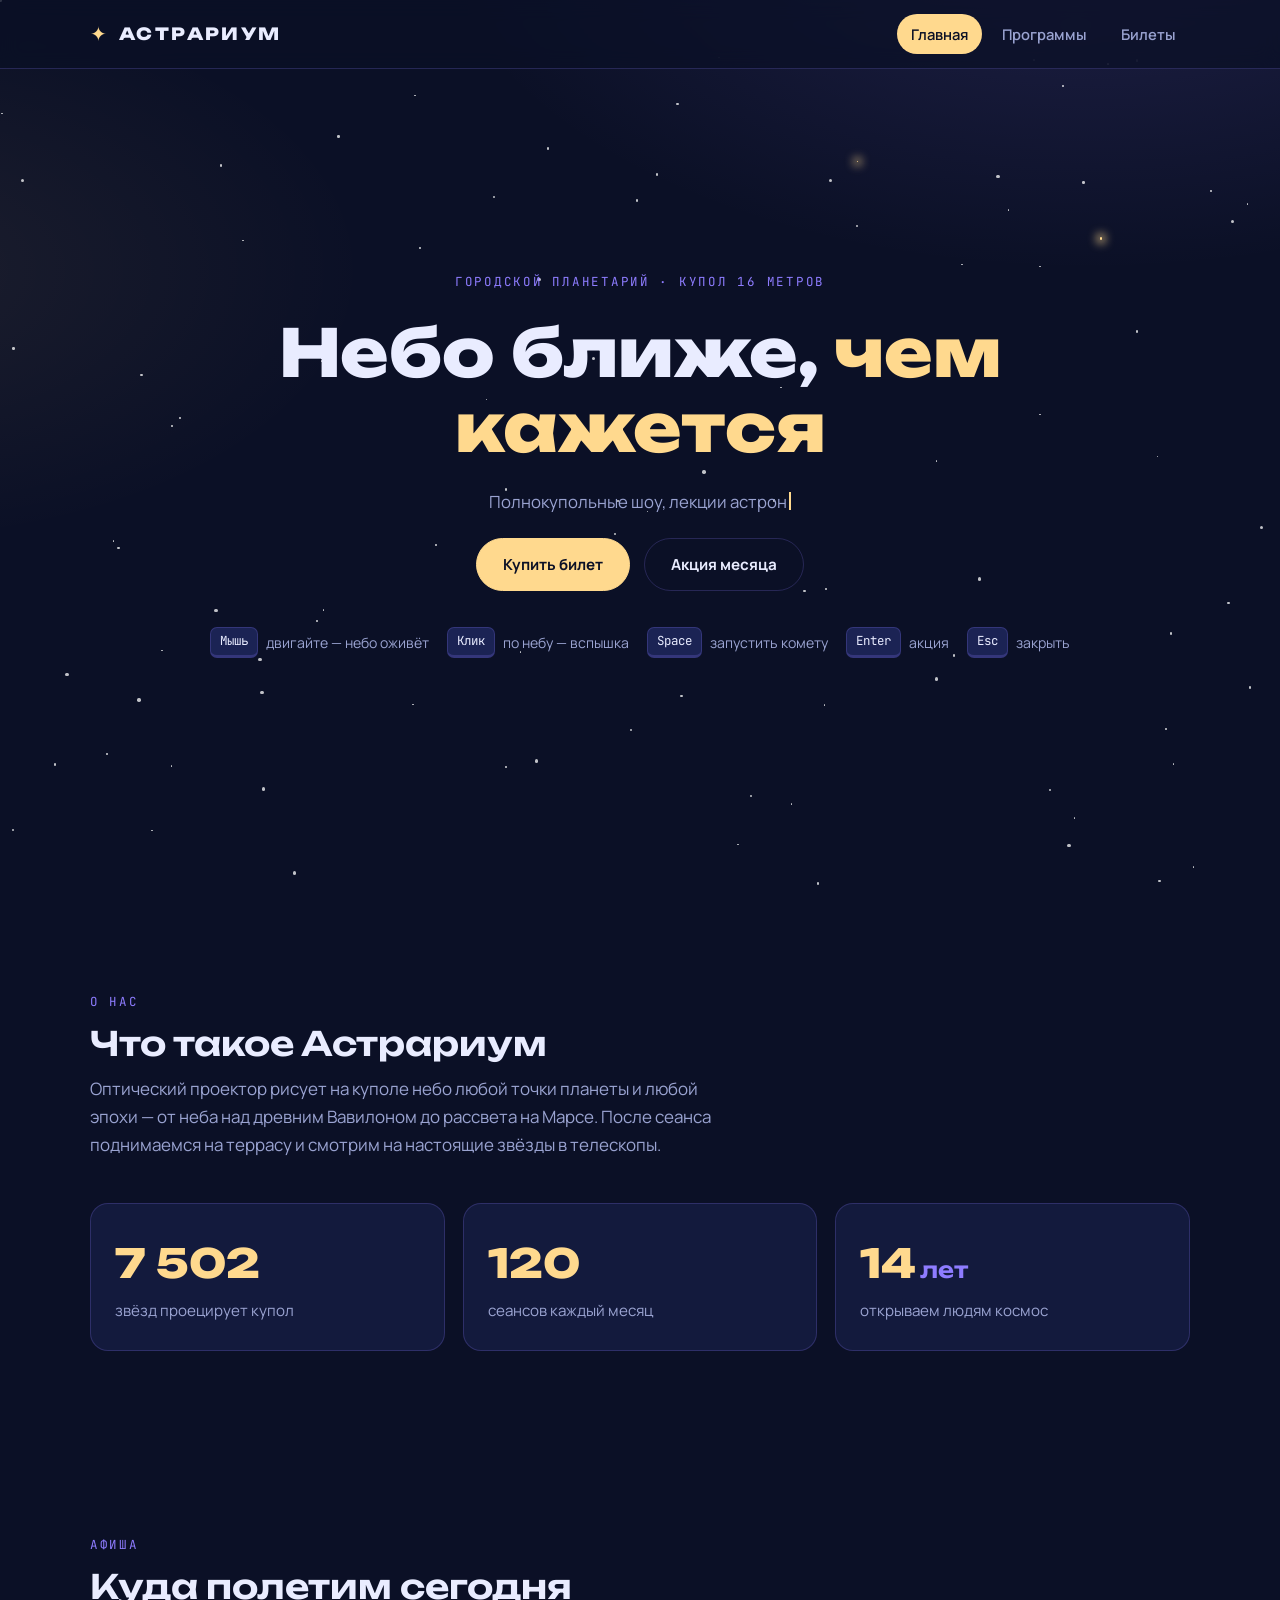
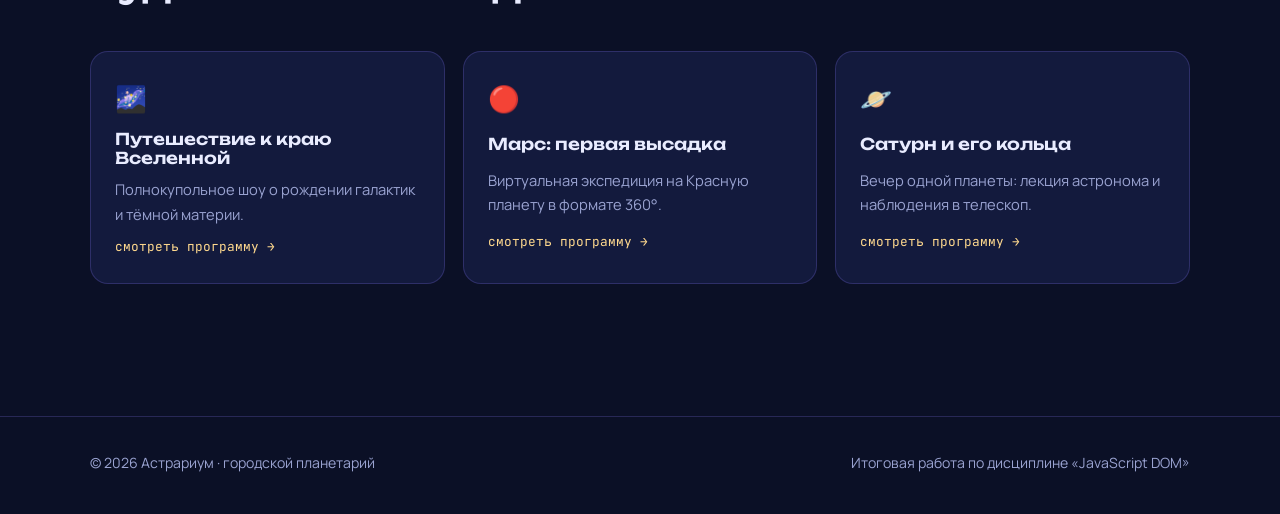
<file: index.html>
<!DOCTYPE html>
<html lang="ru">
<head>
  <meta charset="UTF-8">
  <meta name="viewport" content="width=device-width, initial-scale=1.0">
  <meta name="description" content="Астрариум — городской планетарий. Полнокупольные шоу, лекции и вечера с телескопами.">
  <title>Астрариум — городской планетарий</title>
  <link rel="icon" href="data:image/svg+xml,%3Csvg xmlns='http://www.w3.org/2000/svg' viewBox='0 0 100 100'%3E%3Ctext y='.9em' font-size='90'%3E%E2%9C%A6%3C/text%3E%3C/svg%3E">
  <link rel="preconnect" href="https://fonts.googleapis.com">
  <link rel="preconnect" href="https://fonts.gstatic.com" crossorigin>
  <link href="https://fonts.googleapis.com/css2?family=Unbounded:wght@400;600;800&family=Manrope:wght@400;500;600;700&family=JetBrains+Mono:wght@400;600&display=swap" rel="stylesheet">
  <link rel="stylesheet" href="css/style.css">
</head>
<body>

  <!-- Шапка -->
  <header class="nav">
    <div class="container nav__inner">
      <a class="logo" href="index.html"><span class="logo__mark">✦</span>АСТРАРИУМ</a>
      <nav class="menu">
        <a class="nav__link" href="index.html">Главная</a>
        <a class="nav__link" href="programs.html">Программы</a>
        <a class="nav__link" href="tickets.html">Билеты</a>
      </nav>
    </div>
  </header>

  <main>
    <!-- Герой: интерактивное звёздное небо -->
    <section class="hero" id="hero">
      <div class="sky" id="sky"></div>

      <div class="container hero__content">
        <p class="eyebrow">Городской планетарий · купол 16 метров</p>
        <h1 class="hero__title">Небо ближе, <span>чем кажется</span></h1>
        <p class="typed-line"><span id="typed"></span><span class="caret"></span></p>

        <div class="hero__cta">
          <a class="btn" href="tickets.html">Купить билет</a>
          <button class="btn btn--ghost" id="promoBtn" type="button">Акция месяца</button>
        </div>

        <div class="hints">
          <span class="hints__item"><kbd>Мышь</kbd> двигайте — небо оживёт</span>
          <span class="hints__item"><kbd>Клик</kbd> по небу — вспышка</span>
          <span class="hints__item"><kbd>Space</kbd> запустить комету</span>
          <span class="hints__item"><kbd>Enter</kbd> акция</span>
          <span class="hints__item"><kbd>Esc</kbd> закрыть</span>
        </div>
      </div>
    </section>

    <!-- О планетарии + анимированные счётчики -->
    <section class="section" id="about">
      <div class="container">
        <div class="section__head">
          <p class="eyebrow">О нас</p>
          <h2 class="section__title">Что такое Астрариум</h2>
          <p class="section__text">
            Оптический проектор рисует на куполе небо любой точки планеты и любой
            эпохи — от неба над древним Вавилоном до рассвета на Марсе. После сеанса
            поднимаемся на террасу и смотрим на настоящие звёзды в телескопы.
          </p>
        </div>

        <div class="stats">
          <div class="stat">
            <span class="stat__num" data-target="8500">0</span>
            <span class="stat__label">звёзд проецирует купол</span>
          </div>
          <div class="stat">
            <span class="stat__num" data-target="120">0</span>
            <span class="stat__label">сеансов каждый месяц</span>
          </div>
          <div class="stat">
            <span class="stat__num" data-target="14"><small>лет</small></span>
            <span class="stat__label">открываем людям космос</span>
          </div>
        </div>
      </div>
    </section>

    <!-- Превью программ -->
    <section class="section" id="preview">
      <div class="container">
        <div class="section__head">
          <p class="eyebrow">Афиша</p>
          <h2 class="section__title">Куда полетим сегодня</h2>
        </div>

        <div class="preview">
          <a class="preview__card" href="programs.html">
            <span class="preview__icon">🌌</span>
            <h3 class="preview__title">Путешествие к краю Вселенной</h3>
            <p class="preview__text">Полнокупольное шоу о рождении галактик и тёмной материи.</p>
            <span class="preview__go">смотреть программу →</span>
          </a>
          <a class="preview__card" href="programs.html">
            <span class="preview__icon">🔴</span>
            <h3 class="preview__title">Марс: первая высадка</h3>
            <p class="preview__text">Виртуальная экспедиция на Красную планету в формате 360°.</p>
            <span class="preview__go">смотреть программу →</span>
          </a>
          <a class="preview__card" href="programs.html">
            <span class="preview__icon">🪐</span>
            <h3 class="preview__title">Сатурн и его кольца</h3>
            <p class="preview__text">Вечер одной планеты: лекция астронома и наблюдения в телескоп.</p>
            <span class="preview__go">смотреть программу →</span>
          </a>
        </div>
      </div>
    </section>
  </main>

  <!-- Модальное окно акции (открывается кнопкой или клавишей Enter) -->
  <div class="modal" id="promoModal">
    <div class="modal__card">
      <button class="modal__close" id="promoClose" type="button" aria-label="Закрыть">✕</button>
      <p class="modal__tag">Акция месяца</p>
      <h3 class="modal__title">−20% на вечерние сеансы</h3>
      <p class="modal__text">
        По будням после 19:00 любые программы дешевле на двадцать процентов.
        Назовите промокод в кассе или введите его при онлайн-оплате.
      </p>
      <span class="promo-code">НЕБО-2026</span>
    </div>
  </div>

  <!-- Подвал -->
  <footer class="footer">
    <div class="container footer__inner">
      <span>© 2026 Астрариум · городской планетарий</span>
      <span>Итоговая работа по дисциплине «JavaScript DOM»</span>
    </div>
  </footer>

  <script src="js/common.js"></script>
  <script src="js/index.js"></script>
</body>
</html>
</file>
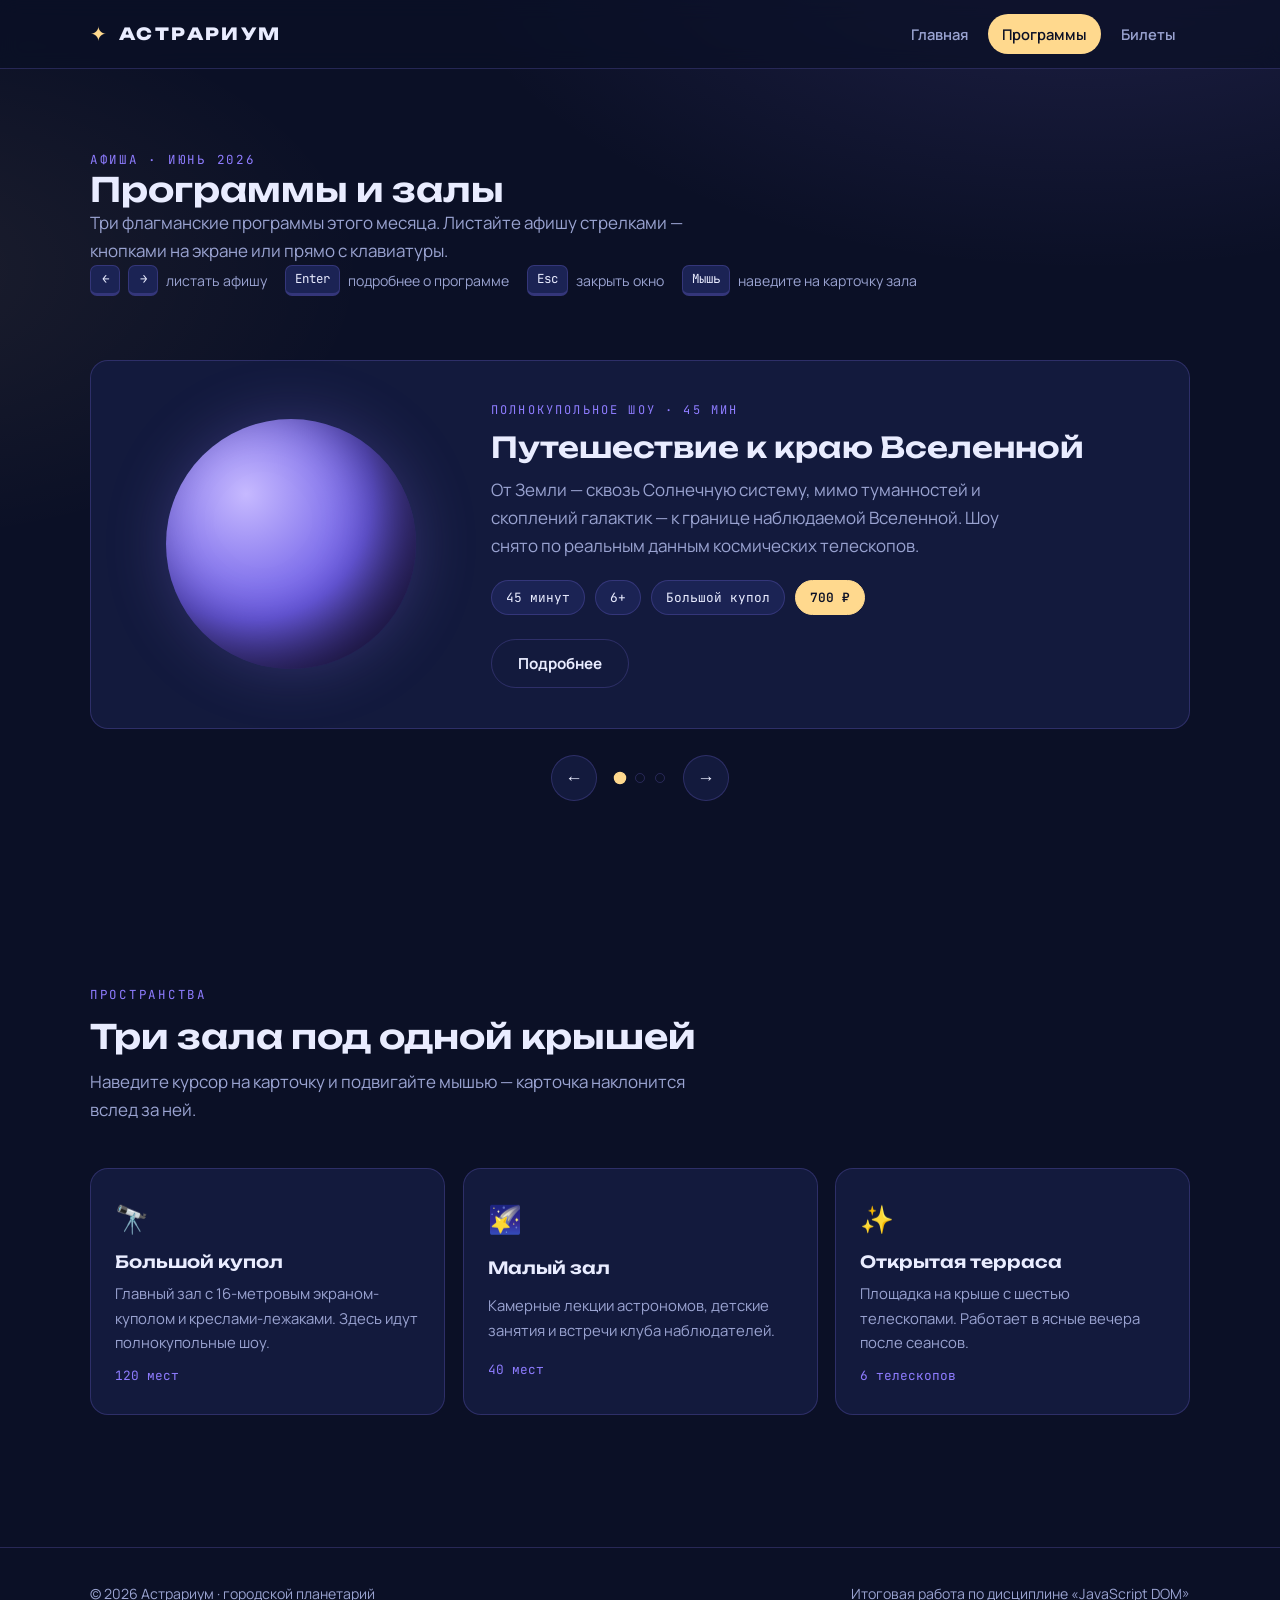
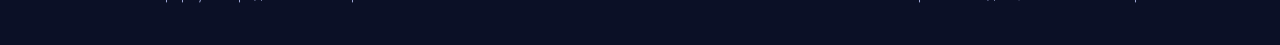
<file: programs.html>
<!DOCTYPE html>
<html lang="ru">
<head>
  <meta charset="UTF-8">
  <meta name="viewport" content="width=device-width, initial-scale=1.0">
  <meta name="description" content="Программы планетария Астрариум: полнокупольные шоу, лекции и наблюдения в телескоп.">
  <title>Программы — Астрариум</title>
  <link rel="icon" href="data:image/svg+xml,%3Csvg xmlns='http://www.w3.org/2000/svg' viewBox='0 0 100 100'%3E%3Ctext y='.9em' font-size='90'%3E%E2%9C%A6%3C/text%3E%3C/svg%3E">
  <link rel="preconnect" href="https://fonts.googleapis.com">
  <link rel="preconnect" href="https://fonts.gstatic.com" crossorigin>
  <link href="https://fonts.googleapis.com/css2?family=Unbounded:wght@400;600;800&family=Manrope:wght@400;500;600;700&family=JetBrains+Mono:wght@400;600&display=swap" rel="stylesheet">
  <link rel="stylesheet" href="css/style.css">
</head>
<body>

  <!-- Шапка -->
  <header class="nav">
    <div class="container nav__inner">
      <a class="logo" href="index.html"><span class="logo__mark">✦</span>АСТРАРИУМ</a>
      <nav class="menu">
        <a class="nav__link" href="index.html">Главная</a>
        <a class="nav__link" href="programs.html">Программы</a>
        <a class="nav__link" href="tickets.html">Билеты</a>
      </nav>
    </div>
  </header>

  <main>
    <!-- Заголовок страницы -->
    <section class="page-head">
      <div class="container">
        <p class="eyebrow">Афиша · июнь 2026</p>
        <h1 class="section__title">Программы и залы</h1>
        <p class="section__text">
          Три флагманские программы этого месяца. Листайте афишу стрелками —
          кнопками на экране или прямо с клавиатуры.
        </p>
        <div class="hints">
          <span class="hints__item"><kbd>←</kbd><kbd>→</kbd> листать афишу</span>
          <span class="hints__item"><kbd>Enter</kbd> подробнее о программе</span>
          <span class="hints__item"><kbd>Esc</kbd> закрыть окно</span>
          <span class="hints__item"><kbd>Мышь</kbd> наведите на карточку зала</span>
        </div>
      </div>
    </section>

    <!-- Слайдер афиши (слайды создаёт JavaScript) -->
    <section class="section" style="padding-top: 28px;">
      <div class="container">
        <div class="poster" id="poster"></div>

        <div class="poster-controls">
          <button class="arrow" id="prevBtn" type="button" aria-label="Предыдущая программа">←</button>
          <div class="dots" id="dots"></div>
          <button class="arrow" id="nextBtn" type="button" aria-label="Следующая программа">→</button>
        </div>
      </div>
    </section>

    <!-- Залы: карточки с 3D-наклоном за курсором -->
    <section class="section" id="halls">
      <div class="container">
        <div class="section__head">
          <p class="eyebrow">Пространства</p>
          <h2 class="section__title">Три зала под одной крышей</h2>
          <p class="section__text">Наведите курсор на карточку и подвигайте мышью — карточка наклонится вслед за ней.</p>
        </div>

        <div class="halls">
          <article class="hall-card">
            <span class="hall-card__icon">🔭</span>
            <h3 class="hall-card__title">Большой купол</h3>
            <p class="hall-card__text">Главный зал с 16-метровым экраном-куполом и креслами-лежаками. Здесь идут полнокупольные шоу.</p>
            <span class="hall-card__cap">120 мест</span>
          </article>
          <article class="hall-card">
            <span class="hall-card__icon">🌠</span>
            <h3 class="hall-card__title">Малый зал</h3>
            <p class="hall-card__text">Камерные лекции астрономов, детские занятия и встречи клуба наблюдателей.</p>
            <span class="hall-card__cap">40 мест</span>
          </article>
          <article class="hall-card">
            <span class="hall-card__icon">✨</span>
            <h3 class="hall-card__title">Открытая терраса</h3>
            <p class="hall-card__text">Площадка на крыше с шестью телескопами. Работает в ясные вечера после сеансов.</p>
            <span class="hall-card__cap">6 телескопов</span>
          </article>
        </div>
      </div>
    </section>
  </main>

  <!-- Модальное окно «Подробнее о программе» (наполняется из JavaScript) -->
  <div class="modal" id="programModal">
    <div class="modal__card">
      <button class="modal__close" id="programClose" type="button" aria-label="Закрыть">✕</button>
      <p class="modal__tag" id="modalTag"></p>
      <h3 class="modal__title" id="modalTitle"></h3>
      <p class="modal__text" id="modalText"></p>
      <div class="slide__meta" id="modalMeta"></div>
      <a class="btn" href="tickets.html">Купить билет</a>
    </div>
  </div>

  <!-- Подвал -->
  <footer class="footer">
    <div class="container footer__inner">
      <span>© 2026 Астрариум · городской планетарий</span>
      <span>Итоговая работа по дисциплине «JavaScript DOM»</span>
    </div>
  </footer>

  <script src="js/common.js"></script>
  <script src="js/programs.js"></script>
</body>
</html>
</file>
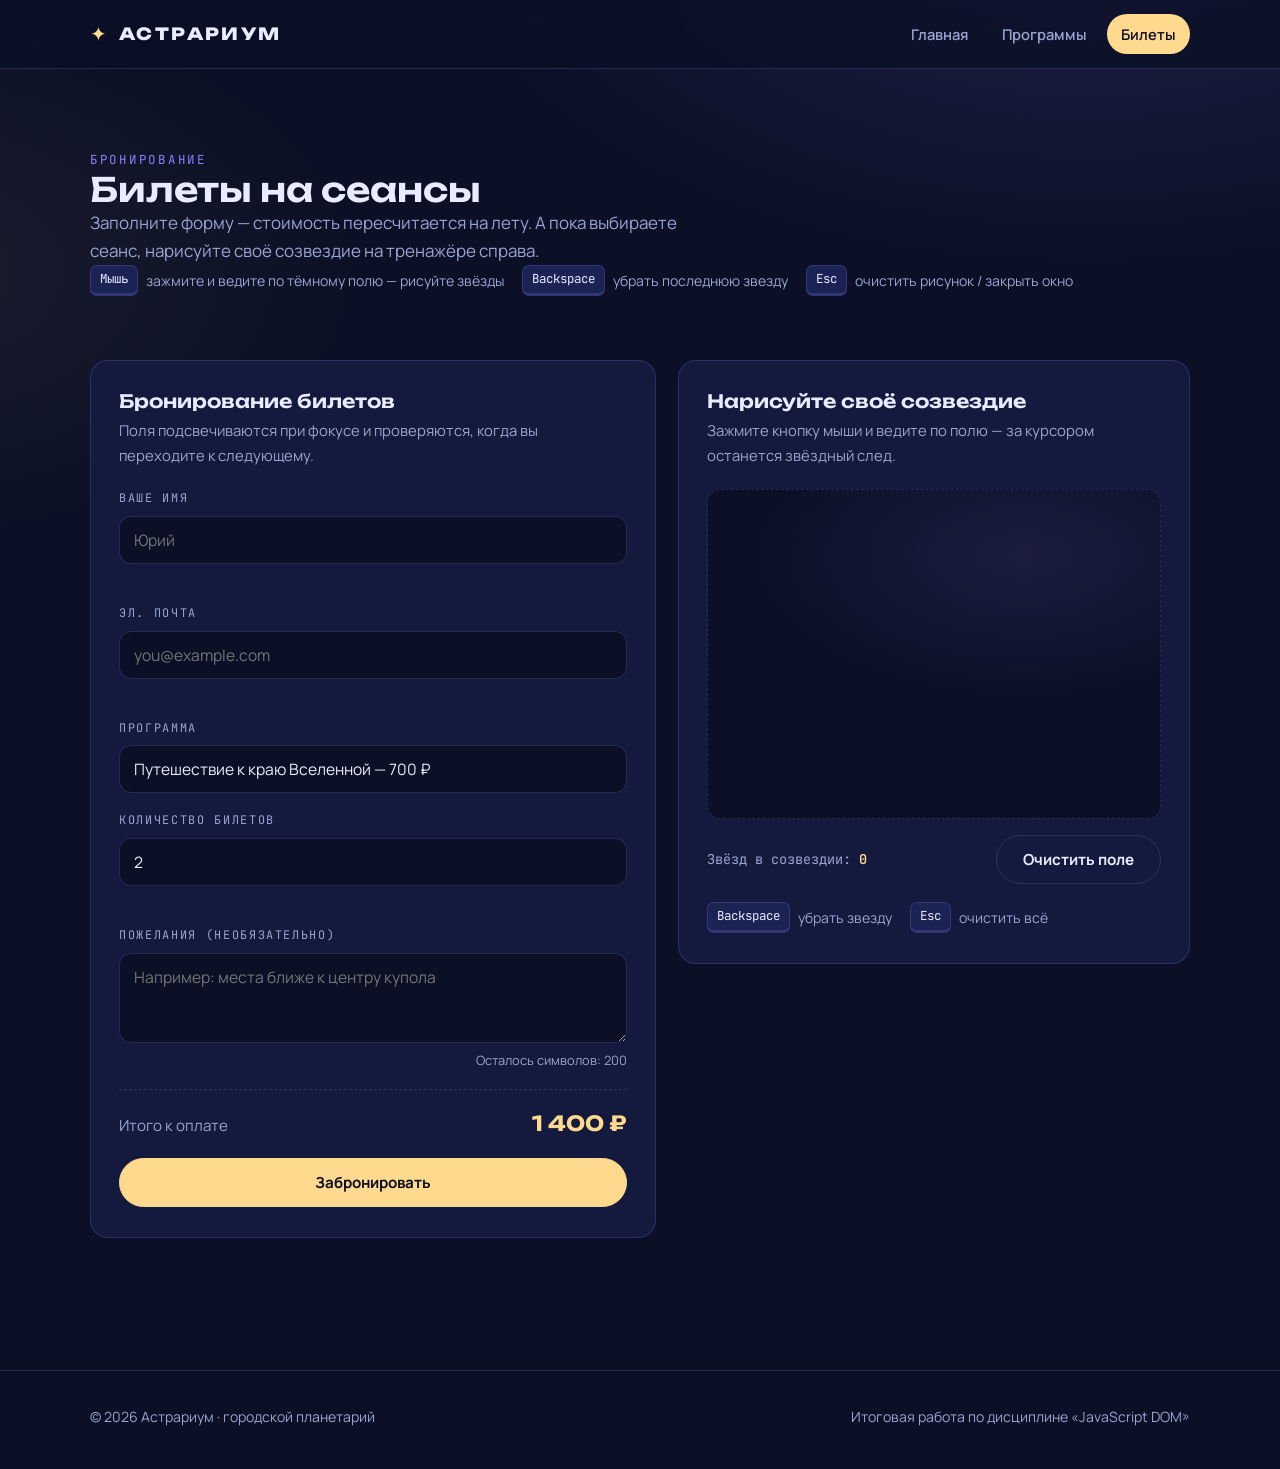
<file: tickets.html>
<!DOCTYPE html>
<html lang="ru">
<head>
  <meta charset="UTF-8">
  <meta name="viewport" content="width=device-width, initial-scale=1.0">
  <meta name="description" content="Билеты в планетарий Астрариум: онлайн-бронирование сеансов.">
  <title>Билеты — Астрариум</title>
  <link rel="icon" href="data:image/svg+xml,%3Csvg xmlns='http://www.w3.org/2000/svg' viewBox='0 0 100 100'%3E%3Ctext y='.9em' font-size='90'%3E%E2%9C%A6%3C/text%3E%3C/svg%3E">
  <link rel="preconnect" href="https://fonts.googleapis.com">
  <link rel="preconnect" href="https://fonts.gstatic.com" crossorigin>
  <link href="https://fonts.googleapis.com/css2?family=Unbounded:wght@400;600;800&family=Manrope:wght@400;500;600;700&family=JetBrains+Mono:wght@400;600&display=swap" rel="stylesheet">
  <link rel="stylesheet" href="css/style.css">
</head>
<body>

  <!-- Шапка -->
  <header class="nav">
    <div class="container nav__inner">
      <a class="logo" href="index.html"><span class="logo__mark">✦</span>АСТРАРИУМ</a>
      <nav class="menu">
        <a class="nav__link" href="index.html">Главная</a>
        <a class="nav__link" href="programs.html">Программы</a>
        <a class="nav__link" href="tickets.html">Билеты</a>
      </nav>
    </div>
  </header>

  <main>
    <!-- Заголовок страницы -->
    <section class="page-head">
      <div class="container">
        <p class="eyebrow">Бронирование</p>
        <h1 class="section__title">Билеты на сеансы</h1>
        <p class="section__text">
          Заполните форму — стоимость пересчитается на лету. А пока выбираете сеанс,
          нарисуйте своё созвездие на тренажёре справа.
        </p>
        <div class="hints">
          <span class="hints__item"><kbd>Мышь</kbd> зажмите и ведите по тёмному полю — рисуйте звёзды</span>
          <span class="hints__item"><kbd>Backspace</kbd> убрать последнюю звезду</span>
          <span class="hints__item"><kbd>Esc</kbd> очистить рисунок / закрыть окно</span>
        </div>
      </div>
    </section>

    <section class="section" style="padding-top: 28px;">
      <div class="container tickets-grid">

        <!-- Форма бронирования -->
        <div class="panel">
          <h2 class="panel__title">Бронирование билетов</h2>
          <p class="panel__sub">Поля подсвечиваются при фокусе и проверяются, когда вы переходите к следующему.</p>

          <form class="form" name="order" id="orderForm" novalidate>
            <div class="field" id="fieldName">
              <label class="field__label" for="name">Ваше имя</label>
              <input type="text" id="name" name="name" placeholder="Юрий" autocomplete="name">
              <span class="field__msg" id="nameMsg"></span>
            </div>

            <div class="field" id="fieldEmail">
              <label class="field__label" for="email">Эл. почта</label>
              <input type="email" id="email" name="email" placeholder="you@example.com" autocomplete="email">
              <span class="field__msg" id="emailMsg"></span>
            </div>

            <div class="field" id="fieldProgram">
              <label class="field__label" for="program">Программа</label>
              <select id="program" name="program">
                <option value="700" data-title="Путешествие к краю Вселенной">Путешествие к краю Вселенной — 700 ₽</option>
                <option value="650" data-title="Марс: первая высадка">Марс: первая высадка — 650 ₽</option>
                <option value="900" data-title="Сатурн и его кольца">Сатурн и его кольца (с телескопами) — 900 ₽</option>
              </select>
            </div>

            <div class="field" id="fieldQty">
              <label class="field__label" for="qty">Количество билетов</label>
              <input type="number" id="qty" name="qty" value="2" min="1" max="10" step="1">
              <span class="field__msg" id="qtyMsg"></span>
            </div>

            <div class="field" id="fieldWish">
              <label class="field__label" for="wish">Пожелания (необязательно)</label>
              <textarea id="wish" name="wish" maxlength="200" placeholder="Например: места ближе к центру купола"></textarea>
              <span class="field__count" id="wishCount">Осталось символов: 200</span>
            </div>

            <div class="form__total">
              <span>Итого к оплате</span>
              <strong id="totalPrice">1 400 ₽</strong>
            </div>

            <button class="btn" type="submit">Забронировать</button>
          </form>
        </div>

        <!-- Рисовалка созвездий -->
        <div class="panel">
          <h2 class="panel__title">Нарисуйте своё созвездие</h2>
          <p class="panel__sub">Зажмите кнопку мыши и ведите по полю — за курсором останется звёздный след.</p>

          <div class="pad" id="pad"></div>

          <div class="pad-meta">
            <span class="pad-count">Звёзд в созвездии: <strong id="starCount">0</strong></span>
            <button class="btn btn--ghost" id="clearPad" type="button">Очистить поле</button>
          </div>

          <div class="hints">
            <span class="hints__item"><kbd>Backspace</kbd> убрать звезду</span>
            <span class="hints__item"><kbd>Esc</kbd> очистить всё</span>
          </div>
        </div>

      </div>
    </section>
  </main>

  <!-- Модальное окно успешной брони (наполняется из JavaScript) -->
  <div class="modal" id="doneModal">
    <div class="modal__card">
      <button class="modal__close" id="doneClose" type="button" aria-label="Закрыть">✕</button>
      <p class="modal__tag">Бронь принята</p>
      <h3 class="modal__title">До встречи под куполом! 🌌</h3>
      <p class="modal__text" id="doneText"></p>
    </div>
  </div>

  <!-- Подвал -->
  <footer class="footer">
    <div class="container footer__inner">
      <span>© 2026 Астрариум · городской планетарий</span>
      <span>Итоговая работа по дисциплине «JavaScript DOM»</span>
    </div>
  </footer>

  <script src="js/common.js"></script>
  <script src="js/tickets.js"></script>
</body>
</html>
</file>
<file: css/style.css>
/* ============================================================
   АСТРАРИУМ — промо-сайт городского планетария
   Итоговая работа по дисциплине «JavaScript DOM»
   ============================================================ */

/* ---------- Дизайн-токены ---------- */
:root {
  --ink:        #0b1026;   /* глубокое ночное небо */
  --ink-2:      #131a3d;   /* поверхность карточек */
  --ink-3:      #1b2354;   /* приподнятые элементы */
  --star:       #ffd98e;   /* тёплое звёздное золото */
  --star-hot:   #ffc24d;
  --nebula:     #8e7cff;   /* фиолетовая туманность */
  --text:       #e9ecff;
  --muted:      #9aa3d1;
  --danger:     #ff8a8a;
  --ok:         #8fe3b0;
  --line:       rgba(142, 124, 255, 0.22);
  --radius:     18px;
  --font-display: "Unbounded", "Arial Black", system-ui, sans-serif;
  --font-body:    "Manrope", "Segoe UI", system-ui, sans-serif;
  --font-mono:    "JetBrains Mono", "Consolas", ui-monospace, monospace;
}

/* ---------- Базовые стили ---------- */
* { box-sizing: border-box; margin: 0; padding: 0; }

html { scroll-behavior: smooth; }

body {
  font-family: var(--font-body);
  font-size: 17px;
  line-height: 1.65;
  color: var(--text);
  background-color: var(--ink);
  background-image:
    radial-gradient(1100px 600px at 85% -10%, rgba(142, 124, 255, 0.16), transparent 60%),
    radial-gradient(900px 500px at -10% 30%, rgba(255, 217, 142, 0.07), transparent 55%);
  background-attachment: fixed;
  min-height: 100vh;
}

::selection { background: var(--star); color: var(--ink); }

img { max-width: 100%; display: block; }

a { color: var(--star); text-decoration: none; }
a:hover { color: var(--star-hot); }

a:focus-visible,
button:focus-visible,
input:focus-visible,
select:focus-visible,
textarea:focus-visible {
  outline: 2px solid var(--nebula);
  outline-offset: 3px;
  border-radius: 6px;
}

.container { width: min(1100px, 92%); margin: 0 auto; }

h1, h2, h3 { font-family: var(--font-display); font-weight: 600; line-height: 1.15; }

.eyebrow {
  font-family: var(--font-mono);
  font-size: 0.78rem;
  letter-spacing: 0.22em;
  text-transform: uppercase;
  color: var(--nebula);
}

/* ---------- Шапка ---------- */
.nav {
  position: fixed;
  inset: 0 0 auto 0;
  z-index: 50;
  background: rgba(11, 16, 38, 0.72);
  backdrop-filter: blur(10px);
  border-bottom: 1px solid var(--line);
}

.nav__inner {
  display: flex;
  align-items: center;
  justify-content: space-between;
  gap: 16px;
  padding: 14px 0;
}

.logo {
  font-family: var(--font-display);
  font-weight: 800;
  font-size: 1.05rem;
  letter-spacing: 0.14em;
  color: var(--text);
  display: inline-flex;
  align-items: center;
  gap: 10px;
  white-space: nowrap;
}
.logo:hover { color: var(--text); }

.logo__mark {
  color: var(--star);
  font-size: 1.25rem;
  line-height: 1;
}

.menu { display: flex; gap: 6px; }

.nav__link {
  font-weight: 600;
  font-size: 0.92rem;
  color: var(--muted);
  padding: 8px 14px;
  border-radius: 999px;
  transition: color 0.2s, background-color 0.2s;
}
.nav__link:hover { color: var(--text); background: rgba(142, 124, 255, 0.12); }
.nav__link--active { color: var(--ink); background: var(--star); }
.nav__link--active:hover { color: var(--ink); background: var(--star-hot); }

/* ---------- Кнопки ---------- */
.btn {
  display: inline-flex;
  align-items: center;
  justify-content: center;
  gap: 8px;
  font-family: var(--font-body);
  font-weight: 700;
  font-size: 0.95rem;
  color: var(--ink);
  background: var(--star);
  border: 1px solid var(--star);
  border-radius: 999px;
  padding: 13px 26px;
  cursor: pointer;
  transition: transform 0.18s, box-shadow 0.18s, background-color 0.18s;
}
.btn:hover {
  background: var(--star-hot);
  color: var(--ink);
  transform: translateY(-2px);
  box-shadow: 0 10px 28px rgba(255, 217, 142, 0.25);
}

.btn--ghost {
  background: transparent;
  color: var(--text);
  border-color: var(--line);
}
.btn--ghost:hover {
  background: rgba(142, 124, 255, 0.14);
  color: var(--text);
  box-shadow: none;
}

/* ---------- Подсказки по клавишам ---------- */
.hints {
  display: flex;
  flex-wrap: wrap;
  align-items: center;
  gap: 10px 18px;
  font-size: 0.88rem;
  color: var(--muted);
}

.hints__item { display: inline-flex; align-items: center; gap: 8px; }

kbd {
  font-family: var(--font-mono);
  font-size: 0.78rem;
  color: var(--text);
  background: var(--ink-3);
  border: 1px solid var(--line);
  border-bottom-width: 3px;
  border-radius: 7px;
  padding: 3px 9px;
  min-width: 30px;
  text-align: center;
  display: inline-block;
}

/* ---------- Герой (главная) ---------- */
.hero {
  position: relative;
  min-height: 100vh;
  display: grid;
  place-items: center;
  overflow: hidden;
  padding: 120px 0 90px;
}

.sky { position: absolute; inset: 0; }

.sky__layer {
  position: absolute;
  inset: -60px;            /* запас, чтобы параллакс не оголял края */
  will-change: transform;
}

.star {
  position: absolute;
  border-radius: 50%;
  background: #fff;
  opacity: 0.75;
  animation: twinkle 3.6s ease-in-out infinite;
}

.star--bright {
  background: var(--star);
  opacity: 1;
  box-shadow: 0 0 10px 3px rgba(255, 217, 142, 0.85);
}

@keyframes twinkle {
  0%, 100% { opacity: 0.35; }
  50%      { opacity: 0.95; }
}

/* Частицы вспышки по клику */
.burst {
  position: absolute;
  width: 6px;
  height: 6px;
  margin: -3px 0 0 -3px;
  border-radius: 50%;
  background: var(--star);
  box-shadow: 0 0 10px 2px rgba(255, 217, 142, 0.8);
  pointer-events: none;
  transition: transform 0.7s cubic-bezier(0.2, 0.7, 0.3, 1), opacity 0.7s ease-out;
}

/* Комета (запускается клавишей Space) */
.comet {
  position: absolute;
  left: -18%;
  width: 150px;
  height: 2px;
  background: linear-gradient(90deg, transparent, var(--star));
  border-radius: 2px;
  transform: rotate(6deg);
  pointer-events: none;
  transition: transform 1.6s linear, opacity 0.5s ease-in 1.2s;
}
.comet::after {
  content: "";
  position: absolute;
  right: -4px;
  top: -3px;
  width: 8px;
  height: 8px;
  border-radius: 50%;
  background: #fff;
  box-shadow: 0 0 14px 4px rgba(255, 217, 142, 0.95);
}
.comet--fly { transform: translateX(140vw) rotate(6deg); opacity: 0; }

.hero__content {
  position: relative;
  z-index: 2;
  text-align: center;
  display: grid;
  justify-items: center;
  gap: 22px;
}

.hero__title {
  font-size: clamp(2.1rem, 6vw, 4.1rem);
  font-weight: 800;
  max-width: 16ch;
}
.hero__title span { color: var(--star); }

.typed-line {
  min-height: 1.7em;
  max-width: 56ch;
  color: var(--muted);
  font-size: 1.05rem;
}

.caret {
  display: inline-block;
  width: 2px;
  height: 1.1em;
  background: var(--star);
  margin-left: 2px;
  vertical-align: -0.15em;
  animation: caret-blink 0.9s steps(1) infinite;
}
@keyframes caret-blink { 50% { opacity: 0; } }

.hero__cta { display: flex; flex-wrap: wrap; justify-content: center; gap: 14px; }

.hero .hints { justify-content: center; margin-top: 14px; }

/* ---------- Секции ---------- */
.section { padding: 92px 0; }

.section__head { max-width: 640px; margin-bottom: 44px; display: grid; gap: 12px; }

.section__title { font-size: clamp(1.5rem, 3.4vw, 2.1rem); }

.section__text { color: var(--muted); }

/* Статистика с анимированным счётчиком */
.stats {
  display: grid;
  grid-template-columns: repeat(3, 1fr);
  gap: 18px;
}

.stat {
  background: var(--ink-2);
  border: 1px solid var(--line);
  border-radius: var(--radius);
  padding: 26px 24px;
}

.stat__num {
  font-family: var(--font-display);
  font-weight: 800;
  font-size: clamp(1.7rem, 4vw, 2.5rem);
  color: var(--star);
  display: block;
}
.stat__num small {
  font-size: 0.55em;
  font-weight: 600;
  color: var(--nebula);
  margin-left: 4px;
}

.stat__label { color: var(--muted); font-size: 0.95rem; }

/* Превью программ на главной */
.preview {
  display: grid;
  grid-template-columns: repeat(3, 1fr);
  gap: 18px;
}

.preview__card {
  display: grid;
  gap: 10px;
  background: var(--ink-2);
  border: 1px solid var(--line);
  border-radius: var(--radius);
  padding: 26px 24px;
  color: var(--text);
  transition: transform 0.2s, border-color 0.2s, box-shadow 0.2s;
}
.preview__card:hover {
  color: var(--text);
  transform: translateY(-4px);
  border-color: var(--star);
  box-shadow: 0 16px 34px rgba(0, 0, 0, 0.35);
}

.preview__icon { font-size: 1.6rem; }
.preview__title { font-size: 1.02rem; }
.preview__text { color: var(--muted); font-size: 0.92rem; }
.preview__go { font-family: var(--font-mono); font-size: 0.8rem; color: var(--star); }

/* ---------- Заголовок внутренних страниц ---------- */
.page-head {
  padding: 150px 0 36px;
  display: grid;
  gap: 16px;
}
.page-head .section__title { max-width: 700px; }
.page-head .section__text { max-width: 640px; }

/* ---------- Слайдер афиши (страница «Программы») ---------- */
.poster { display: grid; }

.slide {
  grid-area: 1 / 1;            /* все слайды в одной ячейке — стопкой */
  display: grid;
  grid-template-columns: 320px 1fr;
  align-items: center;
  gap: 40px;
  background: var(--ink-2);
  border: 1px solid var(--line);
  border-radius: var(--radius);
  padding: 40px;
  opacity: 0;
  transform: translateY(14px);
  pointer-events: none;
  transition: opacity 0.45s ease, transform 0.45s ease;
}
.slide--active { opacity: 1; transform: translateY(0); pointer-events: auto; }

.slide__visual { display: grid; place-items: center; }

.planet {
  width: 250px;
  height: 250px;
  border-radius: 50%;
  position: relative;
  box-shadow:
    inset -28px -24px 60px rgba(0, 0, 0, 0.55),
    0 0 60px rgba(142, 124, 255, 0.25);
}

.planet--deep {
  background: radial-gradient(circle at 32% 30%, #c6b9ff, #6c5ce7 52%, #241a5e 95%);
}
.planet--mars {
  background: radial-gradient(circle at 32% 30%, #ffc09a, #d4593b 55%, #5e1f17 95%);
}
.planet--saturn {
  background: radial-gradient(circle at 32% 30%, #ffe7b0, #e0a73f 55%, #6b4a14 95%);
}
.planet--saturn::after {
  content: "";
  position: absolute;
  left: 50%;
  top: 50%;
  width: 165%;
  height: 56px;
  border: 10px solid rgba(255, 217, 142, 0.5);
  border-radius: 50%;
  transform: translate(-50%, -50%) rotate(-16deg);
  box-shadow: 0 0 18px rgba(255, 217, 142, 0.25);
}

.slide__tag {
  font-family: var(--font-mono);
  font-size: 0.75rem;
  letter-spacing: 0.18em;
  text-transform: uppercase;
  color: var(--nebula);
}

.slide__title { font-size: clamp(1.3rem, 2.6vw, 1.8rem); margin: 10px 0 12px; }

.slide__desc { color: var(--muted); max-width: 52ch; }

.slide__meta {
  display: flex;
  flex-wrap: wrap;
  gap: 10px;
  margin: 20px 0 24px;
}

.chip {
  font-family: var(--font-mono);
  font-size: 0.8rem;
  color: var(--text);
  background: var(--ink-3);
  border: 1px solid var(--line);
  border-radius: 999px;
  padding: 6px 14px;
}
.chip--price { color: var(--ink); background: var(--star); border-color: var(--star); font-weight: 600; }

/* Управление слайдером */
.poster-controls {
  display: flex;
  align-items: center;
  justify-content: center;
  gap: 18px;
  margin-top: 26px;
}

.arrow {
  width: 46px;
  height: 46px;
  display: grid;
  place-items: center;
  font-size: 1.1rem;
  color: var(--text);
  background: var(--ink-2);
  border: 1px solid var(--line);
  border-radius: 50%;
  cursor: pointer;
  transition: background-color 0.2s, border-color 0.2s, transform 0.15s;
}
.arrow:hover { background: var(--ink-3); border-color: var(--star); transform: scale(1.06); }

.dots { display: flex; gap: 10px; }

.dot {
  width: 10px;
  height: 10px;
  border-radius: 50%;
  border: 1px solid var(--line);
  background: transparent;
  cursor: pointer;
  padding: 0;
  transition: background-color 0.2s, transform 0.2s;
}
.dot--active { background: var(--star); border-color: var(--star); transform: scale(1.25); }

/* ---------- Карточки залов ---------- */
.halls {
  display: grid;
  grid-template-columns: repeat(3, 1fr);
  gap: 18px;
}

.hall-card {
  background: var(--ink-2);
  border: 1px solid var(--line);
  border-radius: var(--radius);
  padding: 28px 24px;
  display: grid;
  gap: 10px;
  transition: transform 0.15s ease-out, border-color 0.25s, box-shadow 0.25s;
  will-change: transform;
}

.hall-card--glow {
  border-color: var(--star);
  box-shadow: 0 18px 44px rgba(0, 0, 0, 0.45), 0 0 24px rgba(255, 217, 142, 0.12);
}

.hall-card__icon { font-size: 1.7rem; }
.hall-card__title { font-size: 1.05rem; }
.hall-card__text { color: var(--muted); font-size: 0.93rem; }
.hall-card__cap { font-family: var(--font-mono); font-size: 0.8rem; color: var(--nebula); }

/* ---------- Страница «Билеты» ---------- */
.tickets-grid {
  display: grid;
  grid-template-columns: 1.05fr 0.95fr;
  gap: 22px;
  align-items: start;
}

.panel {
  background: var(--ink-2);
  border: 1px solid var(--line);
  border-radius: var(--radius);
  padding: 30px 28px;
}

.panel__title { font-size: 1.15rem; margin-bottom: 6px; }
.panel__sub { color: var(--muted); font-size: 0.93rem; margin-bottom: 22px; }

/* Форма */
.form { display: grid; gap: 18px; }

.field { display: grid; gap: 7px; position: relative; }

.field__label {
  font-family: var(--font-mono);
  font-size: 0.74rem;
  letter-spacing: 0.14em;
  text-transform: uppercase;
  color: var(--muted);
}

.field input,
.field select,
.field textarea {
  font-family: var(--font-body);
  font-size: 0.98rem;
  color: var(--text);
  background: var(--ink);
  border: 1px solid var(--line);
  border-radius: 12px;
  padding: 12px 14px;
  width: 100%;
  transition: border-color 0.2s, box-shadow 0.2s;
}
.field textarea { resize: vertical; min-height: 90px; }

.field select { appearance: none; cursor: pointer; }
.field select option { background: var(--ink-2); color: var(--text); }

.field--focus input,
.field--focus select,
.field--focus textarea {
  border-color: var(--nebula);
  box-shadow: 0 0 0 4px rgba(142, 124, 255, 0.16);
}
.field--ok input { border-color: var(--ok); }
.field--error input { border-color: var(--danger); }

.field__msg { font-size: 0.8rem; color: var(--danger); min-height: 1.2em; }
.field__count { font-size: 0.8rem; color: var(--muted); text-align: right; }

.form__total {
  display: flex;
  align-items: baseline;
  justify-content: space-between;
  gap: 12px;
  border-top: 1px dashed var(--line);
  padding-top: 16px;
  font-size: 0.95rem;
  color: var(--muted);
}
.form__total strong {
  font-family: var(--font-display);
  font-size: 1.3rem;
  color: var(--star);
}

.form--shake { animation: shake 0.4s ease; }
@keyframes shake {
  0%, 100% { transform: translateX(0); }
  25%      { transform: translateX(-7px); }
  75%      { transform: translateX(7px); }
}

/* Рисовалка созвездий */
.pad {
  position: relative;
  height: 330px;
  border: 1px dashed var(--line);
  border-radius: 14px;
  background:
    radial-gradient(420px 220px at 70% 20%, rgba(142, 124, 255, 0.12), transparent 65%),
    var(--ink);
  overflow: hidden;
  cursor: crosshair;
  user-select: none;
}

.pad-star {
  position: absolute;
  width: 7px;
  height: 7px;
  margin: -3.5px 0 0 -3.5px;
  border-radius: 50%;
  background: var(--star);
  box-shadow: 0 0 9px 2px rgba(255, 217, 142, 0.85);
  transform: scale(0);
  transition: transform 0.25s cubic-bezier(0.34, 1.56, 0.64, 1);
  pointer-events: none;
}
.pad-star--on { transform: scale(1); }

.pad-meta {
  display: flex;
  align-items: center;
  justify-content: space-between;
  gap: 12px;
  margin-top: 16px;
  flex-wrap: wrap;
}

.pad-count {
  font-family: var(--font-mono);
  font-size: 0.85rem;
  color: var(--muted);
}
.pad-count strong { color: var(--star); font-weight: 600; }

.panel .hints { margin-top: 18px; }

/* ---------- Модальные окна ---------- */
.modal {
  position: fixed;
  inset: 0;
  z-index: 100;
  display: grid;
  place-items: center;
  padding: 20px;
  background: rgba(6, 9, 26, 0.75);
  backdrop-filter: blur(6px);
  opacity: 0;
  visibility: hidden;
  transition: opacity 0.25s ease, visibility 0.25s;
}
.modal--open { opacity: 1; visibility: visible; }

.modal__card {
  position: relative;
  width: min(540px, 100%);
  background: var(--ink-2);
  border: 1px solid var(--line);
  border-radius: var(--radius);
  padding: 36px 32px 32px;
  transform: translateY(16px) scale(0.97);
  transition: transform 0.25s ease;
}
.modal--open .modal__card { transform: translateY(0) scale(1); }

.modal__close {
  position: absolute;
  top: 14px;
  right: 14px;
  width: 36px;
  height: 36px;
  display: grid;
  place-items: center;
  font-size: 1rem;
  color: var(--muted);
  background: var(--ink-3);
  border: 1px solid var(--line);
  border-radius: 50%;
  cursor: pointer;
  transition: color 0.2s, border-color 0.2s, transform 0.15s;
}
.modal__close:hover { color: var(--text); border-color: var(--star); transform: rotate(90deg); }

.modal__tag {
  font-family: var(--font-mono);
  font-size: 0.74rem;
  letter-spacing: 0.18em;
  text-transform: uppercase;
  color: var(--nebula);
}
.modal__title { font-size: 1.35rem; margin: 10px 0 12px; }
.modal__text { color: var(--muted); }
.modal .slide__meta { margin: 18px 0 4px; }
.modal .btn { margin-top: 18px; }

.promo-code {
  display: inline-block;
  font-family: var(--font-mono);
  font-size: 1.05rem;
  font-weight: 600;
  letter-spacing: 0.2em;
  color: var(--star);
  background: var(--ink);
  border: 1px dashed var(--star);
  border-radius: 10px;
  padding: 10px 18px;
  margin-top: 16px;
}

/* ---------- Подвал ---------- */
.footer {
  border-top: 1px solid var(--line);
  padding: 34px 0 40px;
  margin-top: 40px;
}

.footer__inner {
  display: flex;
  flex-wrap: wrap;
  align-items: center;
  justify-content: space-between;
  gap: 14px;
  color: var(--muted);
  font-size: 0.88rem;
}

/* ---------- Адаптив ---------- */
@media (max-width: 900px) {
  .stats, .preview, .halls { grid-template-columns: 1fr 1fr; }
  .tickets-grid { grid-template-columns: 1fr; }
  .slide { grid-template-columns: 1fr; padding: 30px 24px; gap: 24px; }
  .slide__visual { order: -1; }
  .planet { width: 190px; height: 190px; }
}

@media (max-width: 600px) {
  body { font-size: 16px; }
  .stats, .preview, .halls { grid-template-columns: 1fr; }
  .nav__inner { flex-direction: column; gap: 8px; padding: 12px 0; }
  .hero { padding-top: 150px; }
  .page-head { padding-top: 175px; }
  .pad { height: 260px; }
}

/* ---------- Уважение к reduced motion ---------- */
@media (prefers-reduced-motion: reduce) {
  *, *::before, *::after {
    animation-duration: 0.01ms !important;
    animation-iteration-count: 1 !important;
    transition-duration: 0.01ms !important;
  }
  html { scroll-behavior: auto; }
}
</file>
